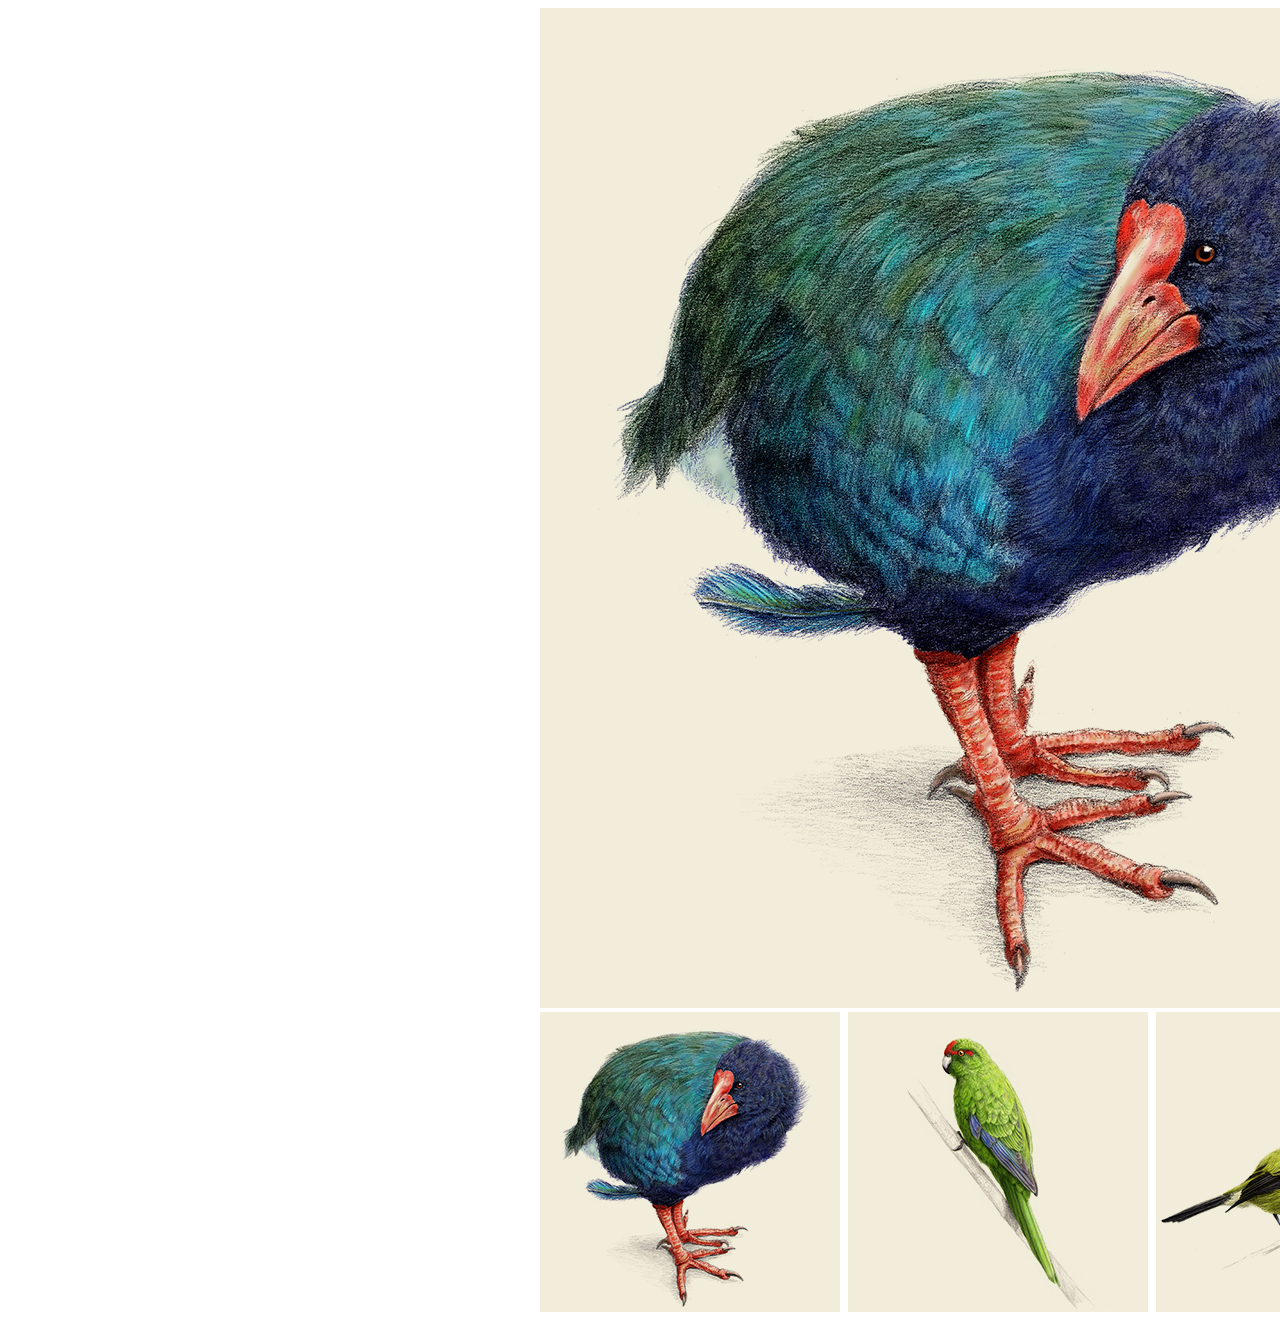
<file: changeImage/index.html>
<!DOCTYPE html>
<html lang="en">
<head>
  <meta charset="UTF-8">
  <meta name="viewport" content="width=device-width, initial-scale=1.0">
  <title>Document</title>
  <link rel="stylesheet" href="style.css">
</head>
<body>
  <div class="center">
    <div>
      <img src="img1.jpg" id="bigimg">
    </div>
    <ul>
      <li><img src="thumb-img1.jpg" class="thumb" data-image="img1.jpg"></li>
      <li><img src="thumb-img2.jpg" class="thumb" data-image="img2.jpg"></li>
      <li><img src="thumb-img3.jpg" class="thumb" data-image="img3.jpg"></li>
      <li><img src="thumb-img4.jpg" class="thumb" data-image="img4.jpg"></li>
    </ul>
  </div>
  <script src="main.js"></script>
</body>
</html>
</file>
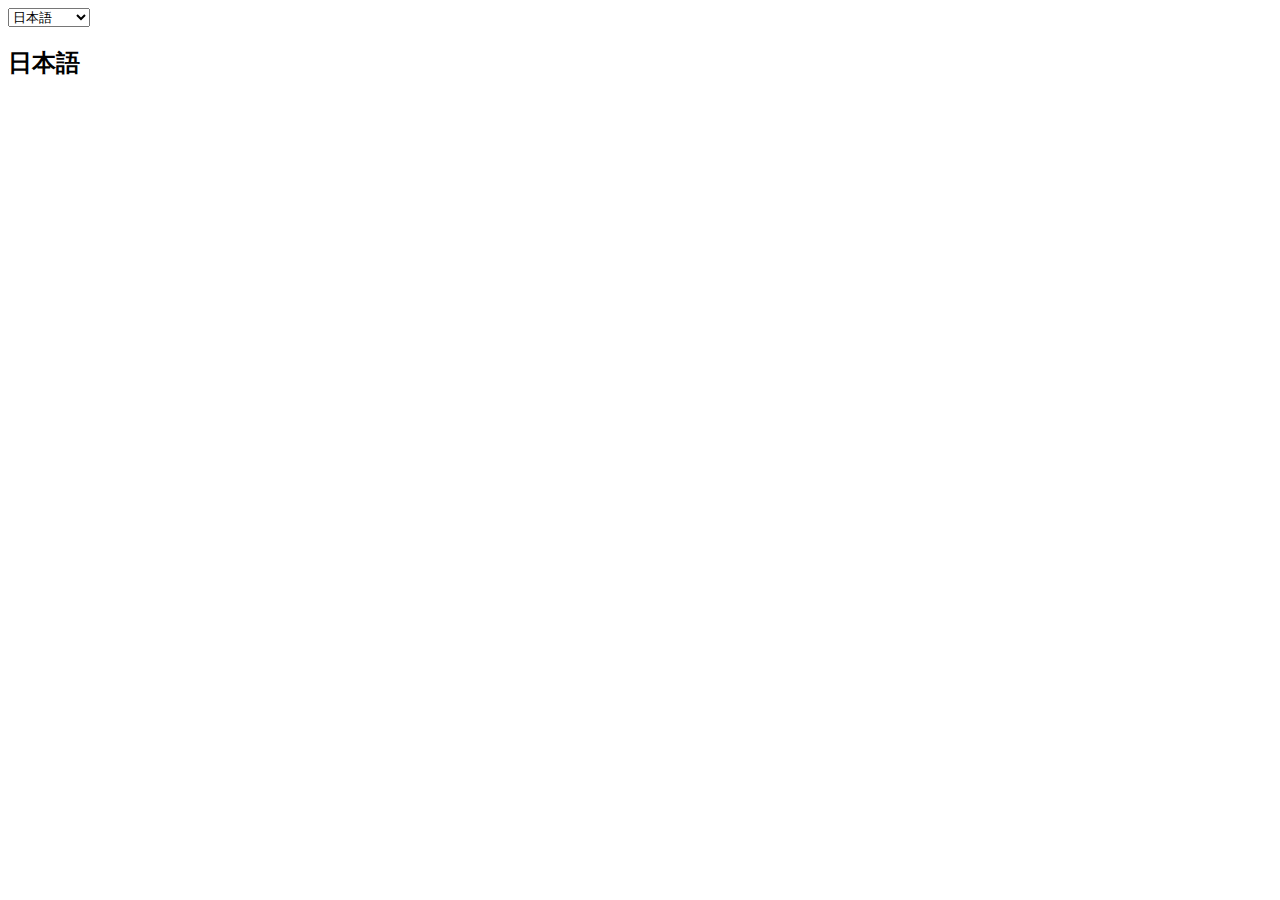
<file: menu/index.html>
<!DOCTYPE html>
<html lang="ja">
<head>
  <meta charset="UTF-8">
  <meta name="viewport" content="width=device-width, initial-scale=1.0">
  <title>Document</title>
</head>
<body>
  <form id="form">
    <select name="select">
      <option value="index.html" >日本語</option>
      <option value="index-en.html" >ENGLISH</option>
      <option value="index-zh.html" >CHINESE</option>
    </select>
  </form>
  <h2>日本語</h2>
  <script src="main.js">
  </script>
</body>
</html>
</file>
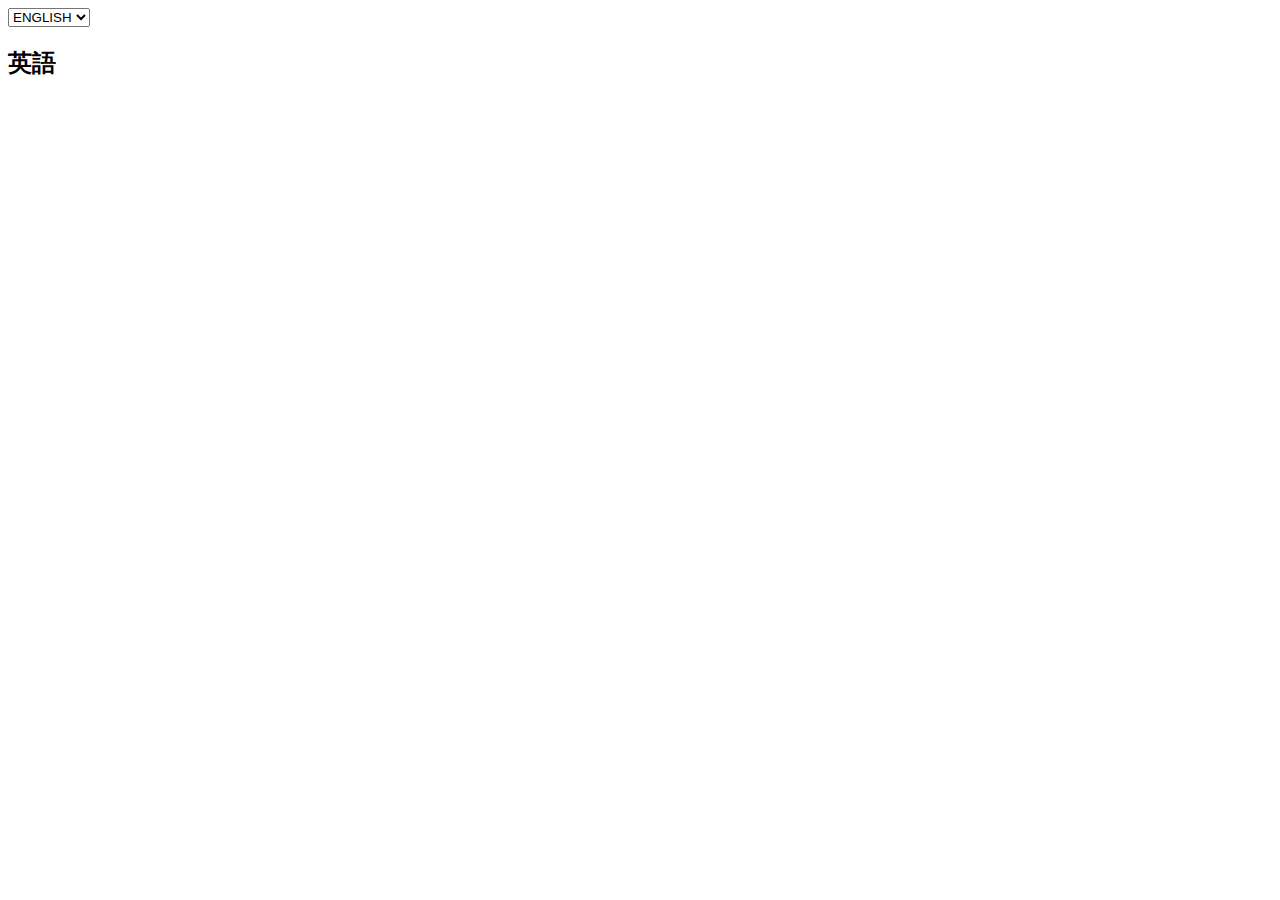
<file: menu/index-en.html>
<!DOCTYPE html>
<html lang="en">
<head>
  <meta charset="UTF-8">
  <meta name="viewport" content="width=device-width, initial-scale=1.0">
  <title>Document</title>
</head>
<body>
  <form id="form">
    <select name="select">
      <option value="index.html" >日本語</option>
      <option value="index-en.html" >ENGLISH</option>
      <option value="index-zh.html" >CHINESE</option>
    </select>
  </form>
  <h2>英語</h2>
  <script src="main.js">
  </script>
</body>
</html>
</file>
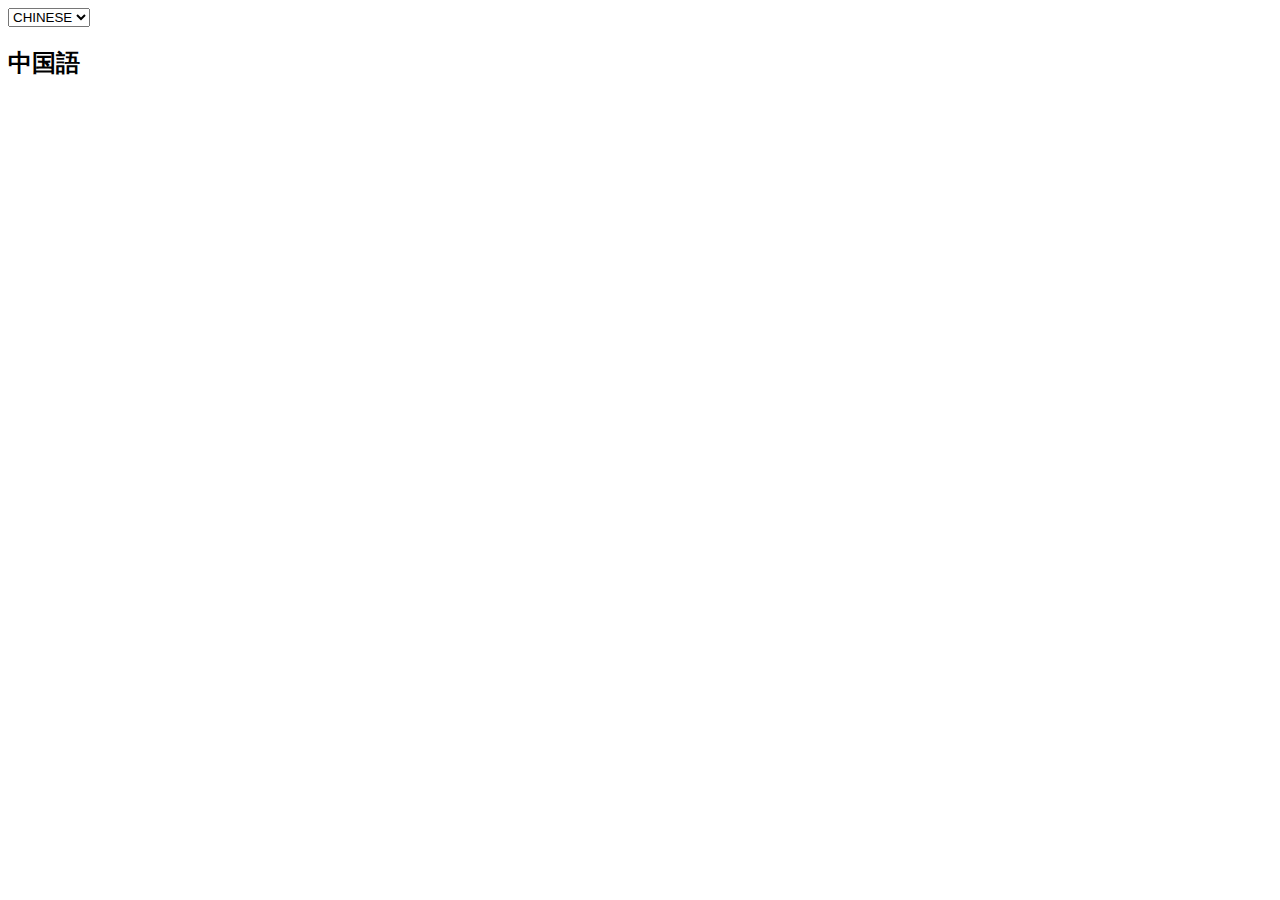
<file: menu/index-zh.html>
<!DOCTYPE html>
<html lang="zh">
<head>
  <meta charset="UTF-8">
  <meta name="viewport" content="width=device-width, initial-scale=1.0">
  <title>Document</title>
</head>
<body>
  <form id="form">
    <select name="select">
      <option value="index.html" >日本語</option>
      <option value="index-en.html" >ENGLISH</option>
      <option value="index-zh.html" >CHINESE</option>
    </select>
  </form>
  <h2>中国語</h2>
  <script src="main.js">
  </script>
</body>
</html>
</file>
<file: changeImage/style.css>
section img {
  max-width: 80%;
}
.center {
  margin: 0 auto 0 auto;
  max-width: 90%;
  width: 200px;
}
ul {
  display: flex;
  margin: 0;
  padding: 0;
  list-style-type: none;
}
li {
  flex: 1 1 auto;
  margin-right: 8px;
}
li:last-of-type {
  margin-right: 0;
}
</file>
